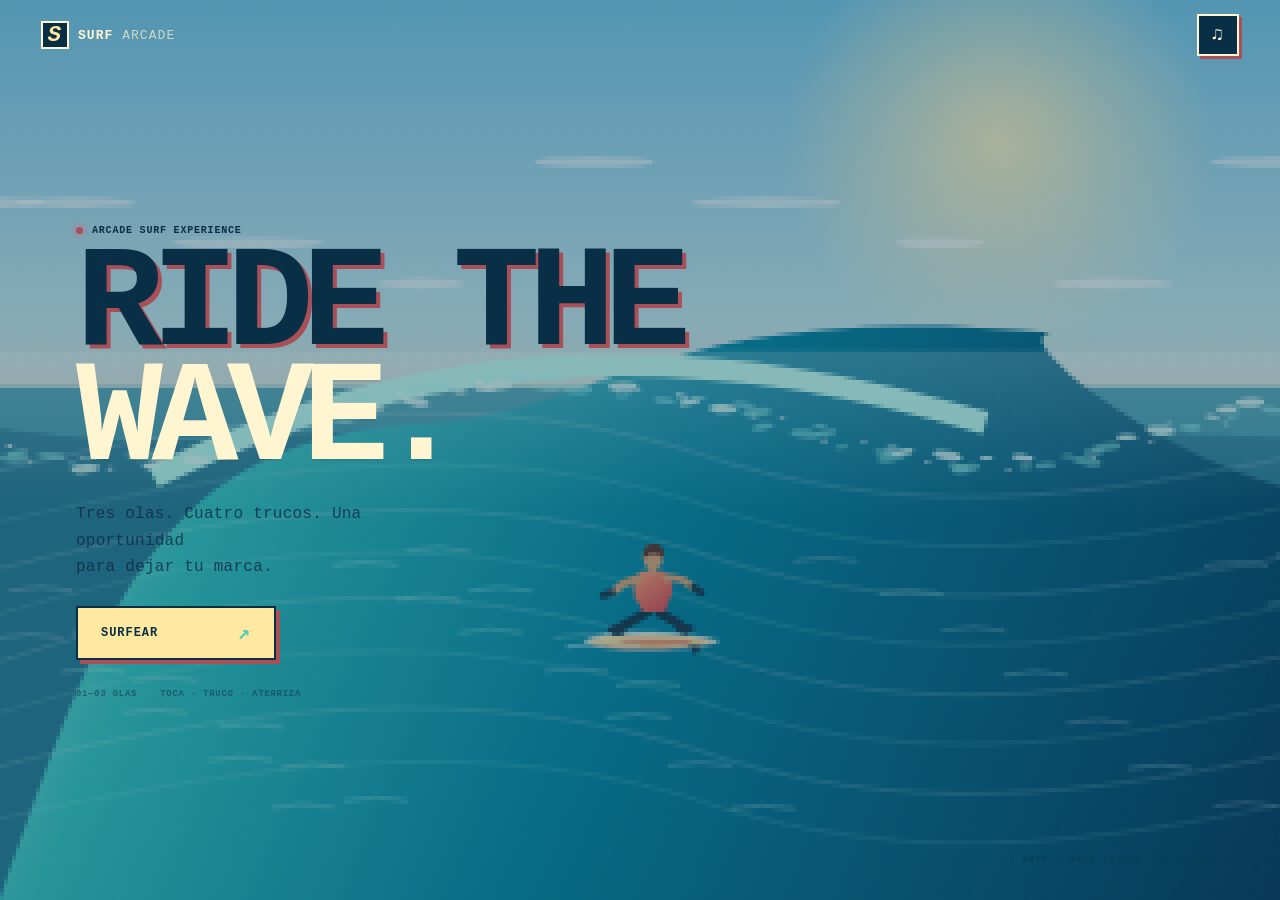
<file: index.html>
<!doctype html>
<html lang="es">
<head>
  <meta charset="utf-8">
  <meta name="viewport" content="width=device-width, initial-scale=1, maximum-scale=1, viewport-fit=cover">
  <meta name="theme-color" content="#073B4C">
  <meta name="description" content="SURF ARCADE: tres olas, ocho trucos y una puntuación que superar.">
  <title>SURF ARCADE</title>
  <link rel="stylesheet" href="./styles.css?v=20261014-landscape">
</head>
<body>
  <main id="app">
    <canvas id="surf-canvas" aria-label="Escena del videojuego de surf"></canvas>
    <div class="grain" aria-hidden="true"></div>
    <header class="topbar">
      <div class="brand"><span class="brand-mark">S</span><span>SURF<span class="brand-light"> ARCADE</span></span></div>
      <div class="top-actions"><button id="sound-btn" class="icon-btn" aria-label="Activar o desactivar sonido" title="Sonido">♫</button><button id="pause-btn" class="icon-btn hidden" aria-label="Pausar partida" title="Pausa">Ⅱ</button></div>
    </header>
    <section id="hud" class="hud hidden" aria-live="polite">
      <div class="hud-score"><small>PUNTOS DE OLA</small><strong id="wave-score">0</strong><span id="total-score">TOTAL 0</span></div>
      <div class="hud-center"><span id="wave-label" class="wave-pill">OLA 1 / 3</span><div class="wave-track"><span id="wave-progress"></span></div><span id="timer-label">30.0 s</span></div>
      <div class="hud-combo"><small>COMBO</small><strong id="combo-label">×1.0</strong><div class="balance-track"><span id="balance-fill"></span></div><small>EQUILIBRIO</small></div>
    </section>
    <div id="trick-toast" class="trick-toast hidden"><span id="toast-name">SNAP</span><strong id="toast-points">+250</strong></div>
    <div id="callout" class="callout hidden"></div>
    <section id="start-screen" class="screen start-screen">
      <div class="eyebrow"><span class="pulse-dot"></span> ARCADE SURF EXPERIENCE</div>
      <h1>RIDE THE<br><em>WAVE.</em></h1>
      <p class="hero-copy">Tres olas. Cuatro trucos. Una oportunidad<br class="desktop-break"> para dejar tu marca.</p>
      <button id="start-btn" class="primary-btn">SURFEAR <span>↗</span></button>
      <div class="start-meta"><span>01—03 OLAS</span><span>TOCA · TRUCO · ATERRIZA</span></div>
      <div class="mini-controls"><span>↕ SUBE / BAJA LA OLA</span><span>4 TRUCOS →</span></div>
    </section>
    <section id="tutorial-screen" class="screen tutorial-screen hidden">
      <div class="eyebrow">ANTES DE ENTRAR AL AGUA</div><h2>ENCUENTRA<br><em>TU RITMO.</em></h2>
      <div class="instruction-grid">
        <div><span class="instruction-icon">↔</span><b>MANO IZQUIERDA</b><p>Arrastra arriba y abajo para subir o bajar por la pared de la ola. Muévete a los lados para cambiar la línea y ganar velocidad.</p></div>
        <div><span class="instruction-icon">✦</span><b>MANO DERECHA</b><p>Pulsa Carve, Cutback, Snap o Aéreo en el momento adecuado. La velocidad y tu posición influyen en la puntuación.</p></div>
      </div>
      <button id="tutorial-go" class="primary-btn">ENTENDIDO <span>↗</span></button>
      <button id="skip-tutorial" class="text-btn">SALTAR TUTORIAL</button>
    </section>
    <section id="pause-screen" class="screen compact-screen hidden"><div class="eyebrow">TOMA AIRE</div><h2>PARTIDA<br><em>EN PAUSA.</em></h2><button id="resume-btn" class="primary-btn">CONTINUAR <span>▶</span></button><button id="restart-btn" class="secondary-btn">REINICIAR PARTIDA</button><button id="home-btn" class="text-btn">VOLVER AL INICIO</button></section>
    <section id="wave-result" class="screen result-screen hidden"><div class="eyebrow" id="result-eyebrow">OLA COMPLETADA</div><h2 id="result-title">BUENA<br><em>SESIÓN.</em></h2><div class="result-number" id="result-score">0</div><div class="result-caption">PUNTOS DE OLA</div><div class="result-stats"><div><small>TRUCOS</small><b id="result-tricks">0</b></div><div><small>MEJOR COMBO</small><b id="result-combo">×1.0</b></div><div><small>CAÍDAS</small><b id="result-falls">0</b></div></div><button id="next-wave-btn" class="primary-btn">SIGUIENTE OLA <span>↗</span></button></section>
    <section id="final-screen" class="screen final-screen hidden"><div class="eyebrow">SESIÓN COMPLETADA · 03/03</div><h2>HECHA PARA<br><em>VOLVER.</em></h2><div id="final-score" class="result-number">0</div><div class="result-caption">PUNTUACIÓN TOTAL</div><div class="rank-pill" id="rank-label">WAVE RIDER</div><div class="final-stats"><div><small>MEJOR TRUCO</small><b id="final-best">—</b></div><div><small>MEJOR COMBO</small><b id="final-combo">×1.0</b></div><div><small>RÉCORD PERSONAL</small><b id="final-record">0</b></div></div><div class="wave-breakdown" id="wave-breakdown"></div><button id="play-again-btn" class="primary-btn">OTRA PARTIDA <span>↗</span></button><button id="final-home-btn" class="text-btn">VOLVER AL INICIO</button></section>
    <div id="orientation-screen" class="orientation-screen hidden"><div class="rotate-icon">▱<span>↻</span></div><b>GIRA TU PANTALLA</b><p>SURF ARCADE se juega en horizontal.</p></div>
    <footer id="game-footer" class="game-footer hidden"><span id="status-message">BUSCA LA LÍNEA</span><span>KEEP IT FLOWING <b>●</b></span></footer>
    <section id="controls" class="controls hidden" aria-label="Controles táctiles">
      <div class="steer-area" id="steer-area"><div class="steer-ring"><span>↔</span><small>DIRIGE</small></div><div class="steer-hint">↑ SUBE&nbsp;&nbsp; ↓ BAJA</div></div>
      <div class="trick-controls">
        <button class="trick-btn" data-trick="carve"><span class="trick-symbol">⌁</span><span class="trick-name">CARVE</span><small>180</small></button>
        <button class="trick-btn" data-trick="cutback"><span class="trick-symbol">↶</span><span class="trick-name">CUTBACK</span><small>260</small></button>
        <button class="trick-btn" data-trick="snap"><span class="trick-symbol">✦</span><span class="trick-name">SNAP</span><small>350</small></button>
        <button class="trick-btn air-btn" data-trick="aerial"><span class="trick-symbol">↗</span><span class="trick-name">AÉREO</span><small>600</small></button>
      </div>
    </section>
    <div id="wave-banner" class="wave-banner hidden"><span>OLA</span><strong id="banner-number">01</strong><i> / 03</i></div>
  </main>
  <script src="./js/game.js?v=20261014-landscape" defer></script>
</body>
</html>
</file>
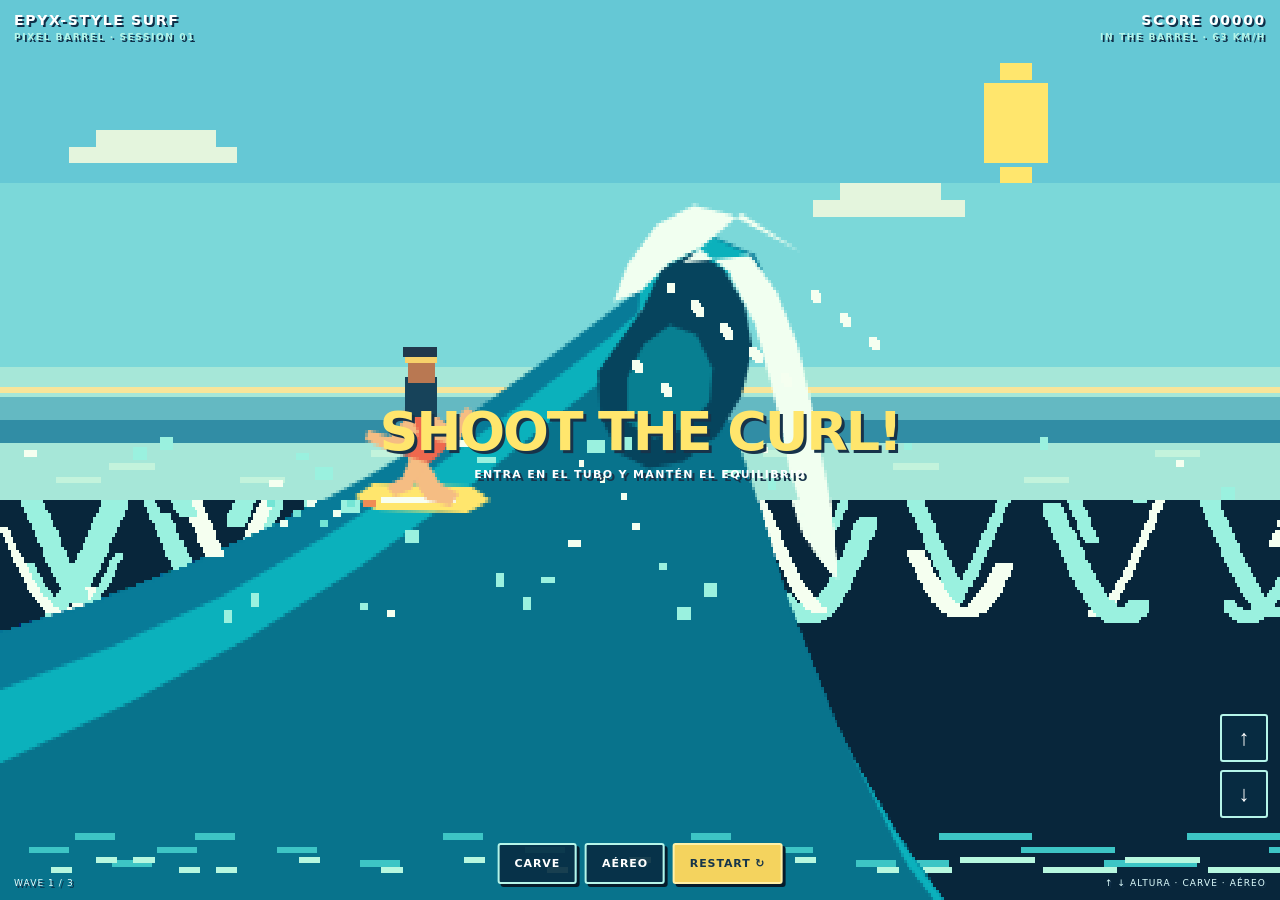
<file: prototype-3d.html>
<!doctype html>
<html lang="es">
<head>
<meta charset="utf-8">
<meta name="viewport" content="width=device-width,initial-scale=1,maximum-scale=1,viewport-fit=cover">
<meta name="theme-color" content="#092d43">
<title>SURF ARCADE — Pixel Barrel</title>
<style>
*{box-sizing:border-box}html,body{margin:0;width:100%;height:100%;overflow:hidden;background:#08263b;color:#fff;font-family:system-ui,-apple-system,sans-serif;overscroll-behavior:none}canvas{display:block;width:100%;height:100%;image-rendering:pixelated;touch-action:none}.hud{position:fixed;inset:0;pointer-events:none;display:flex;flex-direction:column;justify-content:space-between;padding:max(12px,env(safe-area-inset-top)) max(14px,env(safe-area-inset-right)) max(12px,env(safe-area-inset-bottom)) max(14px,env(safe-area-inset-left));text-shadow:2px 2px #102f48}.top{display:flex;justify-content:space-between;align-items:flex-start;font-weight:900;letter-spacing:.12em;font-size:clamp(10px,1.5vw,14px)}.sub{display:block;color:#b5f5e9;font-size:9px;letter-spacing:.18em;margin-top:4px}.score{text-align:right;font-variant-numeric:tabular-nums}.bottom{display:flex;justify-content:space-between;align-items:end;gap:10px;font-size:9px;letter-spacing:.12em;color:#e0ffff}.controls{position:fixed;bottom:max(16px,env(safe-area-inset-bottom));left:50%;transform:translateX(-50%);display:flex;gap:8px;pointer-events:auto}.controls button{font:900 11px system-ui;letter-spacing:.08em;color:#fff;background:#082d43e8;border:2px solid #b5f5e9;border-radius:3px;padding:12px 15px;min-width:70px;box-shadow:3px 3px 0 #061c2b;touch-action:manipulation}.controls button:active{transform:translate(2px,2px);box-shadow:1px 1px 0 #061c2b}.controls .primary{background:#f4d35e;color:#16354a;border-color:#fff1a8}.move{position:fixed;right:max(12px,env(safe-area-inset-right));bottom:82px;display:flex;flex-direction:column;gap:8px;pointer-events:auto}.move button{width:48px;height:48px;font-size:22px;font-weight:900;color:white;background:#082d43e8;border:2px solid #b5f5e9;border-radius:3px;touch-action:manipulation}.banner{position:fixed;left:50%;top:50%;transform:translate(-50%,-50%);text-align:center;pointer-events:none;text-shadow:3px 3px #17334a;transition:opacity .2s}.banner h1{font-size:clamp(26px,5vw,54px);line-height:.9;letter-spacing:-.04em;margin:0;color:#ffe66d}.banner p{font-size:11px;font-weight:800;letter-spacing:.12em}.rotate{display:none;position:fixed;inset:0;background:#092d43;z-index:5;align-items:center;justify-content:center;text-align:center;padding:25px}.rotate strong{display:block;font-size:18px}.rotate span{font-size:36px;display:block;margin-bottom:12px}@media(orientation:portrait){.rotate{display:flex}.hud,.controls,.move,.banner{display:none}}@media(max-height:400px){.controls{bottom:8px}.controls button{padding:8px 10px;min-width:60px}.move{bottom:58px}.move button{width:40px;height:40px}.bottom{font-size:8px}}
</style>
</head>
<body>
<canvas id="game" width="480" height="270" aria-label="Juego retro de surf"></canvas>
<div class="hud"><div class="top"><div>EPYX-STYLE SURF<span class="sub">PIXEL BARREL · SESSION 01</span></div><div class="score">SCORE <span id="score">00000</span><span class="sub" id="status">TRIM · 62 KM/H</span></div></div><div class="bottom"><span id="waveLabel">WAVE 1 / 3</span><span>↑ ↓ ALTURA · CARVE · AÉREO</span></div></div>
<div class="banner" id="banner"><h1>SHOOT THE CURL!</h1><p>ENTRA EN EL TUBO Y MANTÉN EL EQUILIBRIO</p></div>
<div class="move"><button id="up" aria-label="Subir por la ola">↑</button><button id="down" aria-label="Bajar por la ola">↓</button></div>
<div class="controls"><button id="carve">CARVE</button><button id="air">AÉREO</button><button id="restart" class="primary">RESTART ↻</button></div>
<div class="rotate"><div><span>▱ ↻</span><strong>GIRA EL MÓVIL</strong><p>El surf se juega en horizontal.</p></div></div>
<script>
(()=> {
const c=document.getElementById('game'),g=c.getContext('2d'),W=480,H=270;
g.imageSmoothingEnabled=false;
const $=id=>document.getElementById(id);
let time=0,score=0,height=.52,carve=0,air=0,airStart=0,wave=1,waveClock=0,combo=0,gameState='ride',bannerTimer=3.8,foamSeed=0,last=0;
const keys={}; let touchY=null;
const clamp=(v,a,b)=>Math.max(a,Math.min(b,v));
function box(x,y,w,h,col){g.fillStyle=col;g.fillRect(Math.round(x),Math.round(y),Math.round(w),Math.round(h))}
function polygon(pts,col){g.fillStyle=col;g.beginPath();g.moveTo(pts[0][0],pts[0][1]);for(let i=1;i<pts.length;i++)g.lineTo(pts[i][0],pts[i][1]);g.closePath();g.fill()}
function label(s,x,y,size,col){g.font='bold '+size+'px monospace';g.fillStyle=col;g.fillText(s,x,y)}
function bg(){
 const sky=['#65c8d5','#7bd8d9','#a6e7d8'];for(let y=0;y<150;y+=5)box(0,y,W,5,sky[Math.min(2,Math.floor(y/55))]);
 box(0,116,W,2,'#f8e59a');box(0,119,W,7,'#64b9c2');box(0,126,W,7,'#318da5');
 box(36,39,45,5,'#e4f5dd');box(26,44,63,5,'#e4f5dd');box(315,55,38,5,'#e4f5dd');box(305,60,57,5,'#e4f5dd');
 box(369,25,24,24,'#ffe66d');box(375,19,12,5,'#ffe66d');box(375,50,12,5,'#ffe66d');
 for(let i=0;i<12;i++){let x=((i*49-time*7)%510+510)%510;box(x,135+(i%3)*4,17,2,'#c3f3dc')}
}
function waveShape(){
 const phase=time*.55, crest=305+Math.sin(phase)*7, top=76+Math.sin(time*.9)*4;
 // Body of the wave: the profile grows from the lower-left into a tall pitching crest.
 const outer=[[0,190],[35,181],[70,170],[105,157],[140,142],[175,125],[208,106],[238,88],[264,72],[286,top+2],[crest-26,top-3],[crest-43,top-9],[crest-57,top-5],[crest-68,top+5],[crest-70,top+18],[crest-64,top+31],[crest-52,top+40],[crest-42,top+48],[crest-32,top+64],[crest-23,top+86],[crest-11,top+113],[crest+7,top+143],[crest+28,top+172],[crest+52,top+199],[480,270],[0,270]];
 polygon(outer,'#087b98');
 const face=[[0,207],[42,194],[83,179],[122,161],[160,142],[196,121],[229,101],[255,83],[280,top+3],[crest-28,top-3],[crest-44,top-9],[crest-58,top-5],[crest-69,top+5],[crest-70,top+18],[crest-64,top+31],[crest-52,top+40],[crest-42,top+48],[crest-32,top+64],[crest-23,top+86],[crest-11,top+113],[crest+7,top+143],[crest+28,top+172],[crest+52,top+199],[480,270],[0,270]];
 polygon(face,'#0bb1bc');
 polygon([[0,229],[48,211],[92,192],[135,170],[173,148],[210,124],[244,103],[270,top+17],[crest-50,top+5],[crest-62,top+12],[crest-64,top+23],[crest-56,top+33],[crest-45,top+37],[crest-34,top+49],[crest-25,top+71],[crest-14,top+100],[crest+4,top+137],[crest+31,top+180],[crest+55,top+205],[480,270],[0,270]],'#08738c');
 // Hollow barrel cavity and dark inner shadow.
 polygon([[crest-68,top+13],[crest-61,top+1],[crest-49,top-4],[crest-38,top+1],[crest-30,top+12],[crest-27,top+25],[crest-31,top+39],[crest-40,top+51],[crest-53,top+59],[crest-66,top+61],[crest-78,top+56],[crest-84,top+45],[crest-85,top+32]],'#06445d');
 // inner turquoise reflected light makes the hollow read as a tunnel, not a hole.
 polygon([[crest-74,top+34],[crest-68,top+24],[crest-58,top+18],[crest-48,top+21],[crest-42,top+31],[crest-43,top+41],[crest-52,top+49],[crest-64,top+52],[crest-74,top+47]],'#087f91');
 // Lip: bright foam curls over the hollow.
 polygon([[256,79],[278,64],[300,top-4],[crest-35,top-15],[crest-49,top-18],[crest-63,top-12],[crest-74,top],[crest-79,top+11],[crest-69,top+8],[crest-59,top],[crest-47,top-5],[crest-36,top+2],[crest-26,top+18],[crest-19,top+39],[crest-13,top+62],[crest-4,top+84],[crest+5,top+94],[crest+2,top+70],[crest-4,top+45],[crest-10,top+24],[crest-18,top+8],[crest-28,top-3]],'#f1fff0');
 // pixel foam attached to the breaking edge; the pattern travels with the wave.
 for(let i=0;i<45;i++){const x=(i*17+time*28)%500;const y=157+Math.sin(i*1.9+time*2)*26;box(x,y,3+(i%3)*2,2+(i%2)*2,i%4===0?'#f5fff0':'#9af1df')}
 for(let i=0;i<22;i++){const x=crest-78+((i*11+time*16)%100),y=top+6+((i*7)%32);box(x,y,3,3,'#f5fff0')}
 // Foreground wash.
 for(let i=0;i<20;i++){let x=((i*31-time*17)%510+510)%510;box(x,250+(i%3)*4,15,2,'#3dc5c5');box(x+8,257+(i%2)*3,8,2,'#b7f7df')}
 return {crest,top};
}
function surfer(){
 const x=158+carve*5;
 // Height maps to the wave face. The board is carried by the wave, not fixed in place.
 const waveSurface=208-height*126;
 const jump=air>0?Math.sin(clamp((time-airStart)/.9,0,1)*Math.PI)*40:0;
 const y=waveSurface-jump;
 g.save();g.translate(Math.round(x),Math.round(y));g.rotate(carve*.07+(air>0?-.28:0));
 // board, rails and tail
 polygon([[-25,7],[-18,3],[19,4],[26,8],[17,12],[-17,11]],'#ffe66d');box(-15,7,28,2,'#f8fff0');box(-22,8,5,2,'#f08b55');
 // legs and bent stance
 polygon([[-5,-5],[1,-5],[7,3],[14,6],[11,10],[2,8],[-3,2]],'#f5bd83');
 polygon([[-4,-5],[2,-3],[-4,5],[-10,7],[-13,4],[-7,1]],'#f5bd83');
 polygon([[-6,-20],[5,-20],[10,-8],[3,-3],[-8,-6]],'#ef684e');
 polygon([[-4,-18],[-12,-11],[-20,-13],[-21,-10],[-10,-6],[-1,-12]],'#f5bd83');
 polygon([[4,-18],[11,-14],[17,-20],[20,-18],[13,-8],[5,-10]],'#f5bd83');
 box(-6,-29,12,12,'#17435a');box(-5,-35,10,8,'#b97852');box(-6,-37,12,4,'#f7d16a');box(-7,-38,13,3,'#21384c');
 g.restore();
 if(air>0)label('AIR!',x+13,y-40,9,'#ffe66d');
}
function draw(){
 bg();const w=waveShape();surfer();
 // Small board wake and spray show contact with the moving water.
 for(let i=0;i<7;i++){box(130-i*5,208-height*126+8+(i%3)*3,3,2,i%2?'#f0fff0':'#73e5d5')}
 if(height>.42&&height<.74){box(217,138,2,2,'#f4fff0');box(225,143,2,2,'#f4fff0');box(233,148,2,2,'#f4fff0')}
 if(gameState==='wipeout'){box(125,185,38,3,'#fff');label('WIPEOUT!',178,155,13,'#ffe66d')}
}
function changeHeight(d){height=clamp(height+d,.1,.93)}
function trickAir(){if(air<=0&&gameState==='ride'){air=1;airStart=time;}}
function doCarve(){if(gameState!=='ride')return;carve=carve===0?1:carve===1?-1:0;if(height>.28&&height<.85){score+=25;combo++;}}
function reset(){time=0;score=0;height=.52;carve=0;air=0;wave=1;waveClock=0;combo=0;gameState='ride';bannerTimer=3.8;$('waveLabel').textContent='WAVE 1 / 3';$('banner').style.opacity='1';$('banner').querySelector('h1').textContent='SHOOT THE CURL!';}
$('up').addEventListener('click',()=>changeHeight(.075));$('down').addEventListener('click',()=>changeHeight(-.075));$('carve').addEventListener('click',doCarve);$('air').addEventListener('click',trickAir);$('restart').addEventListener('click',reset);
addEventListener('keydown',e=>{keys[e.key]=true;if(['ArrowUp','ArrowDown',' '].includes(e.key))e.preventDefault();if(e.repeat)return;if(e.key===' '||e.key==='x')trickAir();if(e.key==='ArrowLeft'||e.key==='a')doCarve();if(e.key==='ArrowRight'||e.key==='d')doCarve()});
addEventListener('keyup',e=>keys[e.key]=false);
c.addEventListener('touchstart',e=>{touchY=e.touches[0].clientY},{passive:true});c.addEventListener('touchmove',e=>{if(touchY!==null){const dy=e.touches[0].clientY-touchY;if(Math.abs(dy)>12){changeHeight(dy<0?.025:-.025);touchY=e.touches[0].clientY}}},{passive:true});c.addEventListener('touchend',()=>touchY=null,{passive:true});
function frame(now){
 const dt=Math.min(.04,(now-last)/1000||.016);last=now;time+=dt;waveClock+=dt;bannerTimer=Math.max(0,bannerTimer-dt);if(bannerTimer===0)$('banner').style.opacity='0';
 if(keys.ArrowUp||keys.w)changeHeight(dt*.3);if(keys.ArrowDown||keys.s)changeHeight(-dt*.3);
 if(gameState==='ride'){
   // The wave carries the rider; line choice controls scoring and risk.
   if(height>.36&&height<.76)score+=Math.round(dt*7);
   if(air>0){air=Math.max(0,1-(time-airStart)/.9);if(air===0){if(height>.32&&height<.86){score+=150;combo++;}else{gameState='wipeout';setTimeout(()=>{gameState='ride';height=.5;},850)}}}
   if(height<.13||height>.91){gameState='wipeout';air=0;setTimeout(()=>{gameState='ride';height=.5;},850)}
   if(waveClock>12){waveClock=0;wave=wave%3+1;$('waveLabel').textContent='WAVE '+wave+' / 3';score+=100;height=.52;}
 }
 draw();$('score').textContent=String(score).padStart(5,'0').slice(-5);$('status').textContent=gameState==='wipeout'?'WIPEOUT · RECOVER':height>.42&&height<.74?'IN THE BARREL · '+Math.round(58+height*10)+' KM/H':'TRIM · '+Math.round(58+height*10)+' KM/H';
 requestAnimationFrame(frame);
}
frame(0);
})();
</script>
</body>
</html>
</file>
<file: styles.css>
:root{--deep:#073B4C;--water:#118AB2;--aqua:#06D6A0;--foam:#F7FFF7;--ice:#BDE0FE;--sky:#CAF0F8;--distance:#90B4C8;--ink:#102A43;--white:#fff;--muted:#D9E2EC;--sun:#FFD166;--coral:#EF476F;--success:#2EC4B6;--warn:#F4A261;--danger:#D62828;--safe-top:env(safe-area-inset-top,0px);--safe-bottom:env(safe-area-inset-bottom,0px)}
*{box-sizing:border-box}html,body{margin:0;width:100%;height:100%;overflow:hidden;background:var(--deep);font-family:'DM Sans',system-ui,sans-serif;color:var(--white);overscroll-behavior:none}button{font:inherit;color:inherit;border:0;cursor:pointer;-webkit-tap-highlight-color:transparent;touch-action:manipulation}button:focus-visible{outline:3px solid var(--sun);outline-offset:3px}#app{position:relative;width:100%;height:100%;height:100dvh;overflow:hidden;isolation:isolate;background:linear-gradient(180deg,var(--sky),#89d4e8 40%,var(--water) 41%,var(--deep));user-select:none;-webkit-user-select:none}#surf-canvas{position:absolute;inset:0;width:100%;height:100%;display:block}.grain{pointer-events:none;position:absolute;inset:0;opacity:.08;background-image:url("data:image/svg+xml,%3Csvg viewBox='0 0 180 180' xmlns='http://www.w3.org/2000/svg'%3E%3Cfilter id='n'%3E%3CfeTurbulence type='fractalNoise' baseFrequency='.8' numOctaves='3' stitchTiles='stitch'/%3E%3C/filter%3E%3Crect width='100%25' height='100%25' filter='url(%23n)' opacity='.3'/%3E%3C/svg%3E");z-index:2}.topbar{position:absolute;z-index:5;top:calc(14px + var(--safe-top));left:clamp(16px,3.2vw,42px);right:clamp(16px,3.2vw,42px);display:flex;align-items:center;justify-content:space-between;pointer-events:none}.brand,.top-actions{pointer-events:auto}.brand{display:flex;gap:9px;align-items:center;font-weight:900;letter-spacing:.09em;font-size:13px}.brand-mark{display:grid;place-items:center;width:28px;height:28px;border-radius:9px;background:var(--deep);color:var(--aqua);font-family:'Barlow Condensed',sans-serif;font-size:22px;font-style:italic}.brand-light{font-weight:500;opacity:.7}.top-actions{display:flex;gap:8px}.icon-btn{width:42px;height:42px;border-radius:50%;background:#073b4cba;border:1px solid #ffffff30;font-size:19px;display:grid;place-items:center;backdrop-filter:blur(10px)}.icon-btn:active{transform:scale(.94)}.hidden{display:none!important}.screen{position:absolute;z-index:4;inset:0;display:flex;flex-direction:column;align-items:flex-start;justify-content:center;padding:clamp(24px,6vw,76px);padding-top:calc(58px + var(--safe-top));padding-bottom:calc(34px + var(--safe-bottom));pointer-events:auto}.start-screen{justify-content:center}.eyebrow{font-size:10px;letter-spacing:.2em;font-weight:800;color:var(--deep);display:flex;align-items:center;gap:9px;margin-bottom:13px}.pulse-dot{width:7px;height:7px;border-radius:50%;background:var(--coral);box-shadow:0 0 0 5px #ef476f20}h1,h2{font-family:'Barlow Condensed',Impact,sans-serif;font-weight:900;line-height:.79;letter-spacing:-.025em;margin:0;text-transform:uppercase;color:var(--deep)}h1{font-size:clamp(66px,12vw,145px);max-width:720px}h1 em,h2 em{font-style:normal;color:var(--white);text-shadow:0 2px 0 #073b4c18}.hero-copy{font-size:clamp(12px,1.5vw,16px);line-height:1.65;color:#102a43c9;margin:23px 0 25px;max-width:360px}.primary-btn{min-height:54px;padding:0 23px;min-width:200px;border-radius:6px;background:var(--deep);color:var(--white);font-weight:800;font-size:12px;letter-spacing:.13em;display:flex;align-items:center;justify-content:space-between;gap:24px;box-shadow:0 7px 0 #073b4c20;transition:transform .15s,background .15s}.primary-btn span{font-size:21px;color:var(--aqua)}.primary-btn:active{transform:translateY(2px);box-shadow:0 4px 0 #073b4c20}.start-meta{display:flex;gap:23px;margin-top:29px;font-size:9px;letter-spacing:.15em;color:#102a4380;font-weight:800}.mini-controls{position:absolute;right:clamp(22px,4vw,55px);bottom:calc(35px + var(--safe-bottom));display:flex;gap:20px;font-size:9px;font-weight:800;letter-spacing:.14em;color:#073b4c9c}.tutorial-screen,.compact-screen,.result-screen,.final-screen{background:linear-gradient(90deg,#caf0f8f2 0%,#caf0f8ed 52%,#caf0f840 100%);color:var(--deep)}.tutorial-screen h2,.compact-screen h2,.result-screen h2,.final-screen h2{font-size:clamp(44px,7vw,82px);margin-bottom:22px}.instruction-grid{display:grid;grid-template-columns:repeat(2,minmax(0,230px));gap:12px;margin-bottom:20px;max-width:500px}.instruction-grid>div{background:#ffffff9c;border:1px solid #ffffffb8;border-radius:8px;padding:15px}.instruction-icon{font-size:22px;color:var(--water);display:block;margin-bottom:8px}.instruction-grid b{font-size:10px;letter-spacing:.08em}.instruction-grid p{font-size:11px;line-height:1.55;color:#102a43c9;margin:7px 0 0}.text-btn,.secondary-btn{background:transparent;color:var(--deep);font-size:10px;font-weight:800;letter-spacing:.12em;padding:15px 0;margin-top:7px}.secondary-btn{border:1px solid #073b4c55;border-radius:6px;padding:15px 22px;margin-top:13px}.compact-screen{align-items:center;text-align:center;background:#caf0f8e8;backdrop-filter:blur(8px)}.compact-screen .eyebrow{justify-content:center}.compact-screen .primary-btn{justify-content:center}.hud{position:absolute;z-index:5;top:calc(72px + var(--safe-top));left:clamp(16px,3.2vw,42px);right:clamp(16px,3.2vw,42px);display:grid;grid-template-columns:1fr minmax(130px,1.2fr) 1fr;align-items:start;gap:12px;pointer-events:none}.hud small{font-size:8px;letter-spacing:.14em;font-weight:800;color:#073b4c9c;display:block}.hud-score strong{font-family:'Barlow Condensed',sans-serif;font-size:clamp(26px,4vw,44px);line-height:1.1;display:block;color:var(--deep)}.hud-score>span{font-size:9px;letter-spacing:.09em;font-weight:800;color:#073b4c9c}.hud-center{text-align:center;padding-top:2px}.wave-pill{font-size:9px;letter-spacing:.12em;font-weight:900;background:var(--deep);color:var(--white);padding:7px 11px;border-radius:4px;display:inline-block}.wave-track{height:4px;background:#073b4c25;margin:9px auto 5px;border-radius:9px;overflow:hidden;max-width:230px}.wave-track span{display:block;height:100%;width:100%;background:var(--aqua);transform-origin:left;transition:transform .15s linear}.hud-center #timer-label{font-size:10px;color:var(--deep);font-weight:800}.hud-combo{text-align:right}.hud-combo strong{font-family:'Barlow Condensed',sans-serif;font-size:clamp(24px,3vw,35px);color:var(--coral);line-height:1.05;display:block}.balance-track{height:5px;width:min(120px,100%);background:#073b4c25;border-radius:10px;margin:7px 0 4px auto;overflow:hidden}.balance-track span{display:block;width:78%;height:100%;background:var(--success);border-radius:10px;transition:width .1s}.trick-toast{position:absolute;z-index:6;top:31%;left:50%;transform:translate(-50%,-50%);display:flex;align-items:center;gap:12px;background:#073b4ce8;padding:12px 18px;border-radius:7px;border:1px solid #ffffff40;box-shadow:0 10px 40px #073b4c25;animation:toast-in .25s ease-out}.trick-toast span{font-family:'Barlow Condensed',sans-serif;font-size:22px;font-weight:900;letter-spacing:.04em}.trick-toast strong{color:var(--sun);font-size:14px}.callout{position:absolute;z-index:6;top:43%;left:50%;transform:translate(-50%,-50%);font-family:'Barlow Condensed',sans-serif;font-size:clamp(28px,5vw,58px);font-weight:900;font-style:italic;letter-spacing:.03em;color:var(--white);text-shadow:0 4px 20px #073b4c55;white-space:nowrap}.game-footer{position:absolute;z-index:5;left:clamp(16px,3.2vw,42px);right:clamp(16px,3.2vw,42px);bottom:calc(12px + var(--safe-bottom));display:flex;justify-content:space-between;color:#073b4ca8;font-size:8px;letter-spacing:.16em;font-weight:900;pointer-events:none}.game-footer b{color:var(--coral);font-size:11px;margin-left:4px}.controls{position:absolute;z-index:5;inset:auto 0 0;bottom:var(--safe-bottom);height:34%;min-height:124px;max-height:205px;display:flex;align-items:flex-end;justify-content:space-between;padding:0 clamp(16px,3.2vw,42px) 15px;pointer-events:none}.steer-area{position:relative;pointer-events:auto;width:clamp(120px,21vw,240px);height:100%;max-height:155px;display:flex;align-items:center;justify-content:center;touch-action:none}.steer-ring{width:clamp(72px,10vw,110px);height:clamp(72px,10vw,110px);border:1px solid #073b4c70;background:#caf0f85c;border-radius:50%;display:flex;align-items:center;justify-content:center;flex-direction:column;color:var(--deep);transition:background .1s}.steer-ring span{font-size:28px;line-height:1}.steer-ring small{font-size:8px;font-weight:900;letter-spacing:.12em;margin-top:5px}.steer-area.active .steer-ring{background:#06d6a080;border-color:var(--aqua)}.steer-hint{position:absolute;bottom:0;white-space:nowrap;font-size:8px;font-weight:800;letter-spacing:.05em;color:#073b4ca0}.trick-controls{pointer-events:auto;display:grid;grid-template-columns:repeat(4,minmax(58px,1fr));grid-template-rows:minmax(58px,1fr);gap:8px;align-items:end;touch-action:manipulation}.trick-btn{width:clamp(62px,8vw,82px);height:clamp(58px,9vh,76px);border:1px solid #ffffff8a;border-radius:8px;background:#073b4cc9;backdrop-filter:blur(8px);display:flex;flex-direction:column;align-items:center;justify-content:center;gap:2px;box-shadow:0 5px 15px #073b4c20;transition:transform .12s,background .12s;touch-action:manipulation}.trick-btn:active,.trick-btn.pressed{transform:translateY(-4px);background:var(--aqua);color:var(--deep)}.trick-symbol{font-size:18px;color:var(--aqua);font-weight:800;line-height:1.15}.trick-btn:active .trick-symbol,.trick-btn.pressed .trick-symbol{color:var(--deep)}.trick-name{font-size:8px;font-weight:900;letter-spacing:.08em}.trick-btn small{font-size:8px;opacity:.65}.air-btn{border-color:#ffd16699}.air-btn .trick-symbol{color:var(--sun)}.style-btn{background:#ef476fe6}.style-btn .trick-symbol{color:var(--white)}.wave-banner{position:absolute;z-index:6;top:40%;left:50%;transform:translate(-50%,-50%);display:flex;align-items:baseline;gap:9px;color:var(--deep);text-shadow:0 2px #ffffff50;animation:banner-in .45s cubic-bezier(.2,.8,.2,1)}.wave-banner span,.wave-banner i{font-size:10px;letter-spacing:.18em;font-weight:900;font-style:normal}.wave-banner strong{font-family:'Barlow Condensed',sans-serif;font-size:clamp(70px,14vw,150px);line-height:.8;font-weight:900}.orientation-screen{position:absolute;z-index:20;inset:0;background:var(--deep);display:flex;flex-direction:column;align-items:center;justify-content:center;text-align:center}.orientation-screen b{letter-spacing:.15em;font-size:12px;margin-top:20px}.orientation-screen p{font-size:12px;color:var(--muted)}.rotate-icon{position:relative;font-size:55px;color:var(--aqua);transform:rotate(90deg)}.rotate-icon span{position:absolute;right:-22px;top:-10px;font-size:24px}.result-screen,.final-screen{align-items:flex-start;overflow:auto}.result-number{font-family:'Barlow Condensed',sans-serif;font-size:clamp(42px,7vw,76px);font-weight:900;line-height:.9;color:var(--deep);letter-spacing:-.03em}.result-caption{font-size:9px;font-weight:900;letter-spacing:.17em;color:#102a4399;margin-top:5px}.result-stats,.final-stats{display:flex;gap:clamp(18px,4vw,48px);margin:22px 0}.result-stats>div,.final-stats>div{display:flex;flex-direction:column;gap:5px}.result-stats small,.final-stats small{font-size:8px;font-weight:900;letter-spacing:.13em;color:#102a438a}.result-stats b,.final-stats b{font-family:'Barlow Condensed',sans-serif;font-size:23px;color:var(--deep)}.result-screen .primary-btn,.final-screen .primary-btn{margin-top:4px}.rank-pill{border:1px solid #073b4c55;border-radius:4px;padding:7px 11px;margin-top:13px;font-size:9px;font-weight:900;letter-spacing:.12em;color:var(--deep)}.wave-breakdown{display:flex;gap:7px;margin:0 0 12px}.wave-breakdown span{background:#ffffff90;border:1px solid #073b4c1a;padding:8px 12px;border-radius:5px;font-size:10px;font-weight:900;color:var(--deep)}.final-screen .text-btn{margin-top:4px}@keyframes toast-in{from{opacity:0;transform:translate(-50%,-40%) scale(.94)}to{opacity:1;transform:translate(-50%,-50%) scale(1)}}@keyframes banner-in{from{opacity:0;transform:translate(-50%,-40%) scale(.9)}to{opacity:1;transform:translate(-50%,-50%) scale(1)}}@media(orientation:portrait){.start-screen{padding:32px}.start-screen h1{font-size:clamp(64px,18vw,110px)}.mini-controls{display:none}.hud,.controls,.game-footer{opacity:.25}}@media(max-height:430px) and (orientation:landscape){.topbar{top:calc(7px + var(--safe-top))}.brand-mark{width:22px;height:22px;font-size:18px}.icon-btn{width:34px;height:34px}.hud{top:calc(46px + var(--safe-top))}.hud-score strong{font-size:27px}.controls{height:37%;min-height:100px;max-height:135px;padding-bottom:8px}.steer-area{max-height:105px}.steer-ring{width:66px;height:66px}.trick-btn{height:58px;width:clamp(54px,8vw,72px)}.trick-symbol{font-size:17px}.trick-name{font-size:8px}.screen{padding-top:calc(36px + var(--safe-top));padding-bottom:calc(15px + var(--safe-bottom))}.tutorial-screen h2,.compact-screen h2,.result-screen h2,.final-screen h2{font-size:44px;margin-bottom:10px}.eyebrow{margin-bottom:8px}.hero-copy{margin:13px 0}.start-meta{margin-top:14px}.instruction-grid{margin-bottom:8px}.instruction-grid>div{padding:9px}.instruction-grid p{font-size:9px}.result-stats,.final-stats{margin:12px 0;gap:24px}.result-number{font-size:48px}.wave-breakdown{margin-bottom:5px}.primary-btn{min-height:42px}.text-btn{padding:8px 0}}
@media(prefers-reduced-motion:reduce){*,*::before,*::after{animation-duration:.01ms!important;transition-duration:.01ms!important;scroll-behavior:auto!important}}

/* RETRO SURF: California Games-inspired 8-bit palette and arcade UI */
:root{--deep:#092f46;--water:#168b9a;--aqua:#57cdb7;--foam:#f5f3c3;--ice:#d8f2bc;--sky:#f7b65a;--distance:#db795d;--ink:#092f46;--white:#fff6d1;--muted:#d8f2bc;--sun:#ffe8a0;--coral:#a94f58;--success:#57cdb7;--warn:#f7b65a;--danger:#a94f58}
html,body,#app{font-family:'Courier New',monospace;background:#092f46;letter-spacing:.015em}
#surf-canvas{image-rendering:pixelated}
.grain{opacity:.025}
.brand,.eyebrow,.hud,.game-footer,.trick-name,.start-meta,.primary-btn,.text-btn,.instruction-grid,.result-stats,.final-stats,.rank-pill,.wave-breakdown,.icon-btn,.steer-label{font-family:'Courier New',monospace;text-transform:uppercase;letter-spacing:.08em}
.brand-mark{border-radius:0;background:#092f46;color:#ffe8a0;font-family:'Courier New',monospace;border:2px solid #fff6d1}
.icon-btn{border-radius:0;background:#092f46;border:2px solid #fff6d1;backdrop-filter:none;box-shadow:3px 3px 0 #a94f58}
.screen{background:#092f4655}
.start-screen h1,.tutorial-screen h2,.compact-screen h2,.result-screen h2,.final-screen h2{font-family:'Courier New',monospace;text-shadow:4px 4px 0 #a94f58;letter-spacing:-.08em}
.eyebrow{color:#092f46}
.primary-btn,.trick-btn{border-radius:0!important;border:2px solid #092f46!important;box-shadow:4px 4px 0 #a94f58!important}
.primary-btn{background:#ffe8a0!important;color:#092f46!important;font-weight:900}
.trick-btn{background:#f5f3c3!important;color:#092f46!important}
.trick-btn:active,.trick-btn.pressed{transform:translate(2px,2px)!important;box-shadow:1px 1px 0 #a94f58!important}
.trick-symbol{font-family:'Courier New',monospace;color:#a94f58}
.steer-ring,.steer-knob{border-radius:0!important;border-color:#f5f3c3!important}
.steer-ring{background:#092f4680}
.steer-knob{background:#ffe8a0!important;box-shadow:3px 3px 0 #a94f58!important}
.hud-score,.hud,.game-footer{color:#fff6d1;text-shadow:2px 2px 0 #092f46}
.balance-track,.wave-progress-track{border-radius:0!important;background:#092f46!important;border:1px solid #fff6d1}
.balance-fill{border-radius:0!important;background:#57cdb7!important}
.trick-toast,.callout,.wave-banner{border-radius:0!important;border:2px solid #fff6d1!important;background:#092f46!important;box-shadow:4px 4px 0 #a94f58!important}
.result-stats>div,.final-stats>div,.wave-breakdown span,.instruction-grid>div,.rank-pill{border-radius:0!important;border:2px solid #092f46!important;box-shadow:3px 3px 0 #a94f58!important}
@media(prefers-reduced-motion:reduce){#surf-canvas{image-rendering:pixelated}}
</file>
